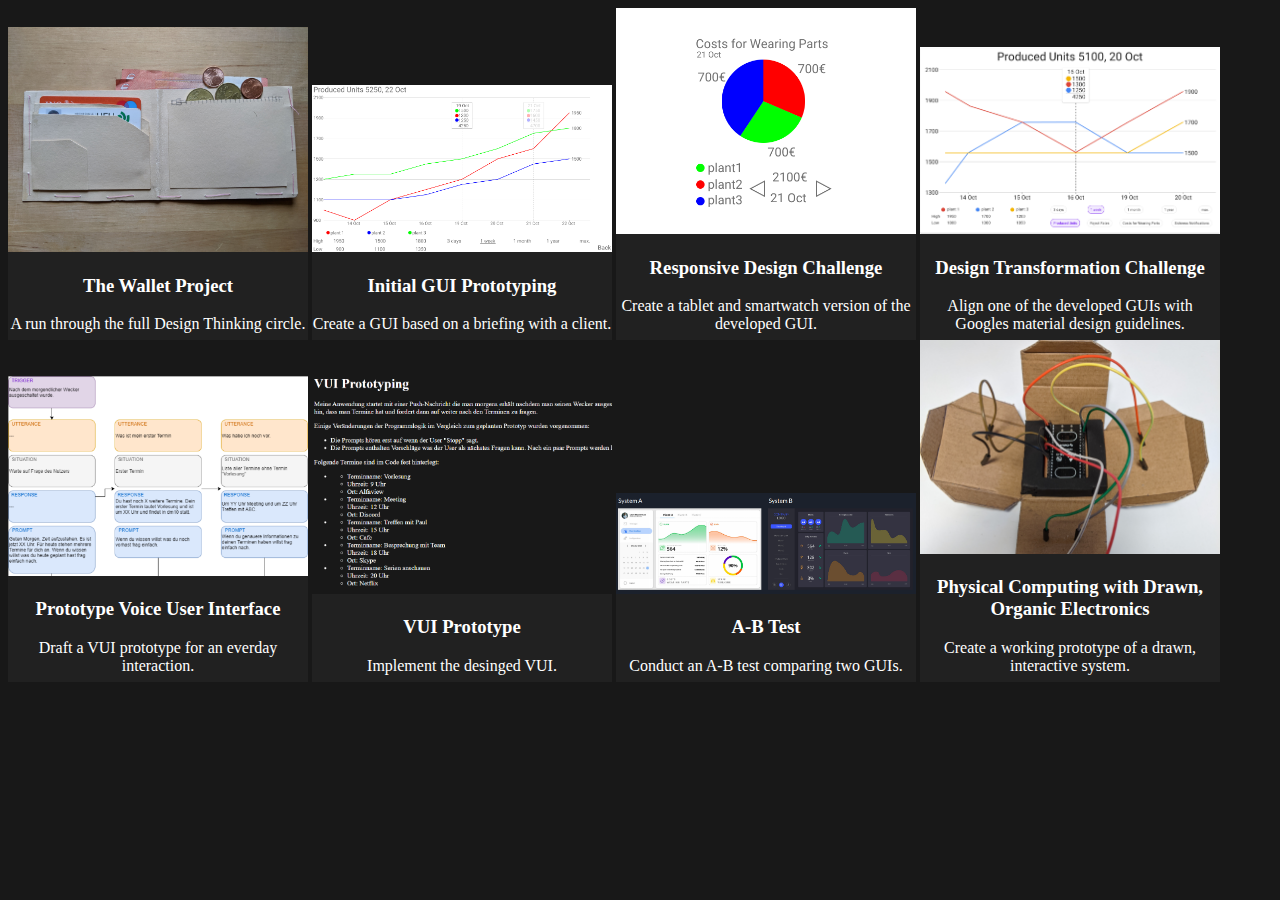
<file: index.html>
<!DOCTYPE html>
<html>

<head>
    <title>InteraktionsdesignWS20_21</title>
    <link rel="stylesheet" href="CSS/main.css">
    <!-- <script src="Task09/main.js"></script> -->
</head>

<body>
    <div id="imgModal" class="modal">
        <span class="close">&times;</span>
        <img class="modal-content" id="img01">
    </div>


    <figure>
        <a href="https://plojo.github.io/InteraktionsdesignWS20_21/Task01/">
            <img class="modalImg" src="Task01/2.jpg">
        </a>
        <figcaption><h3>The Wallet Project</h3>A run through the full Design Thinking circle.</figcaption>
    </figure>



    <figure>
        <a href="https://plojo.github.io/InteraktionsdesignWS20_21/Task02/">
            <img class="modalImg" src="GUI.png">
        </a>
        <figcaption><h3>Initial GUI Prototyping</h3>Create a GUI based on a briefing with a client.</figcaption>
    </figure>


    <figure>
        <a href="https://plojo.github.io/InteraktionsdesignWS20_21/Task03/">
        <img class="modalImg" src="Responsive.png">
        </a>
        <figcaption><h3>Responsive Design Challenge</h3>Create a tablet and smartwatch version of the developed GUI.</figcaption>
    </figure>


    <figure>
        <a href="https://plojo.github.io/InteraktionsdesignWS20_21/Task04/">
        <img class="modalImg" src="Material.png">
        </a>
        <figcaption><h3>Design Transformation Challenge</h3>Align one of the developed GUIs with Googles material design guidelines.</figcaption>
    </figure>


    <figure>
        <a href="https://plojo.github.io/InteraktionsdesignWS20_21/Task05/">
        <img class="modalImg" src="VUI_Prototyp.png">
        </a>
        <figcaption><h3>Prototype Voice User Interface</h3>Draft a VUI prototype for an everday interaction.</figcaption>
    </figure>


    <figure>
        <a href="https://plojo.github.io/InteraktionsdesignWS20_21/Task06/">
        <img class="modalImg" src="VUI_Prototyp2.png">
        </a>
        <figcaption><h3>VUI Prototype</h3>Implement the desinged VUI.</figcaption>
    </figure>


    <figure>
        <a href="https://plojo.github.io/InteraktionsdesignWS20_21/Task07/">
        <img class="modalImg" src="AB_Test.png">
        </a>
        <figcaption><h3>A-B Test</h3>Conduct an A-B test comparing two GUIs.</figcaption>
    </figure>


    <figure>
        <a href="https://plojo.github.io/InteraktionsdesignWS20_21/Task09/">
        <img class="modalImg" src="Physical.png">
        </a>
        <figcaption><h3>Physical Computing with Drawn, Organic Electronics</h3>Create a working prototype of a drawn, interactive system.</figcaption>
    </figure>

</body>

</html>
</file>
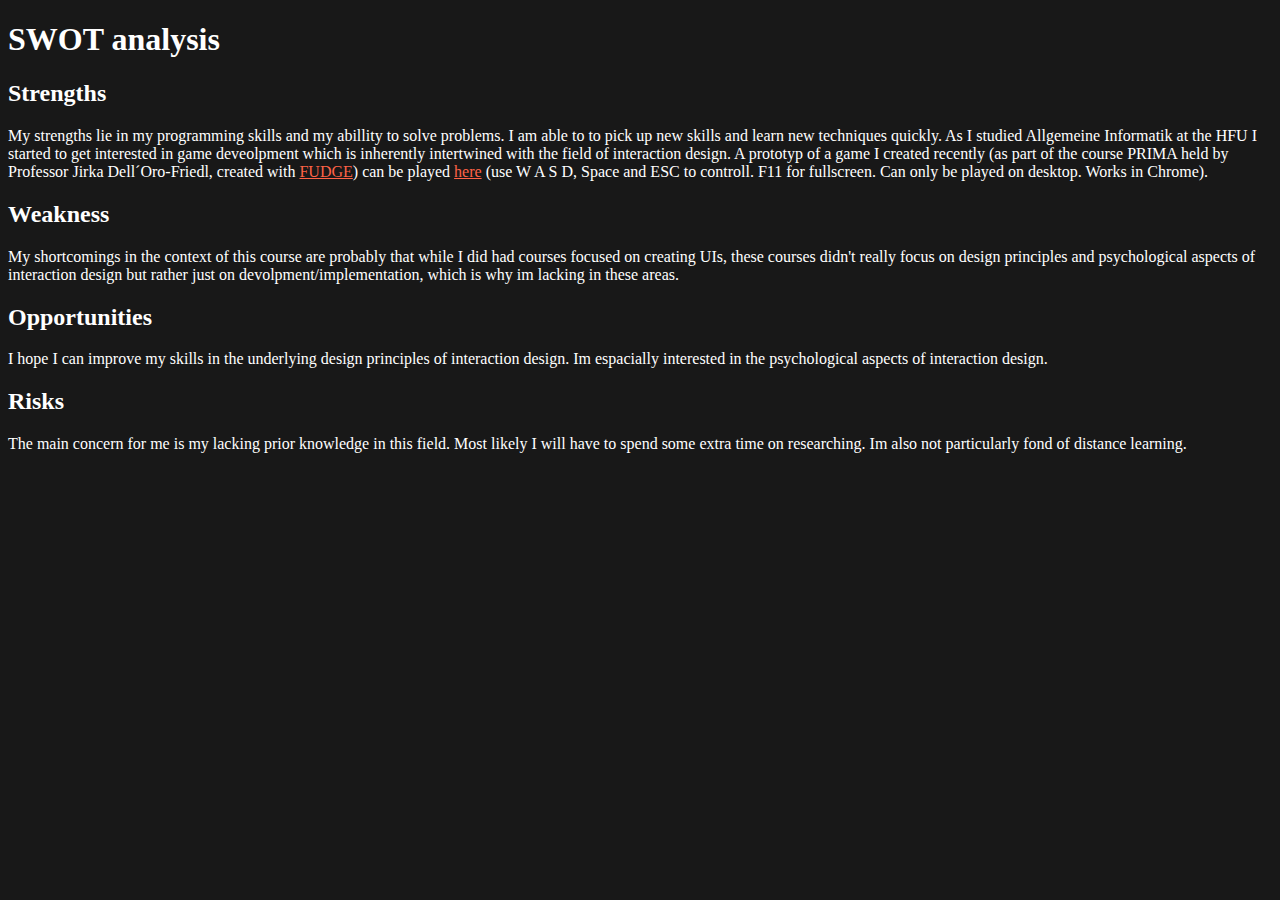
<file: Task00/index.html>
<!DOCTYPE html>
<html>

<head>
    <title>Task00</title>
    <link rel="stylesheet" href="../CSS/main.css">
</head>

<body>

    <h1>SWOT analysis</h1>
    <h2>Strengths</h2>
    <p>
        My strengths lie in my programming skills and my abillity to solve problems.
        I am able to to pick up new skills and learn new techniques quickly.
        As I studied Allgemeine Informatik at the HFU I started to get interested in game deveolpment which is
        inherently intertwined with the field of interaction design.
        A prototyp of a game I created recently (as part of the course PRIMA held by Professor Jirka Dell´Oro-Friedl, created with <a href="https://github.com/JirkaDellOro/FUDGE">FUDGE</a>)
        can be played <a href="https://plojo.github.io/PRIMA/Tower/index.html">here</a> (use W A S D, Space and ESC to
        controll. F11 for fullscreen. Can only be played on desktop. Works in Chrome).</p>
    <h2>Weakness</h2>
    <p>
        My shortcomings in the context of this course are probably that while I did had courses focused on
        creating UIs, these courses didn't really focus on design principles and psychological aspects of interaction
        design but rather just on devolpment/implementation, which is why im lacking in these areas.</p>
    <h2>Opportunities</h2>
    <p>
        I hope I can improve my skills in the underlying design principles of interaction design. Im
        espacially interested in the psychological aspects of interaction design.</p>
    <h2>Risks</h2>
    <p>
        The main concern for me is my lacking prior knowledge in this field. Most likely I will have to spend some extra
        time on researching. Im also not particularly fond of distance learning.</p>
</body>

</html>
</file>
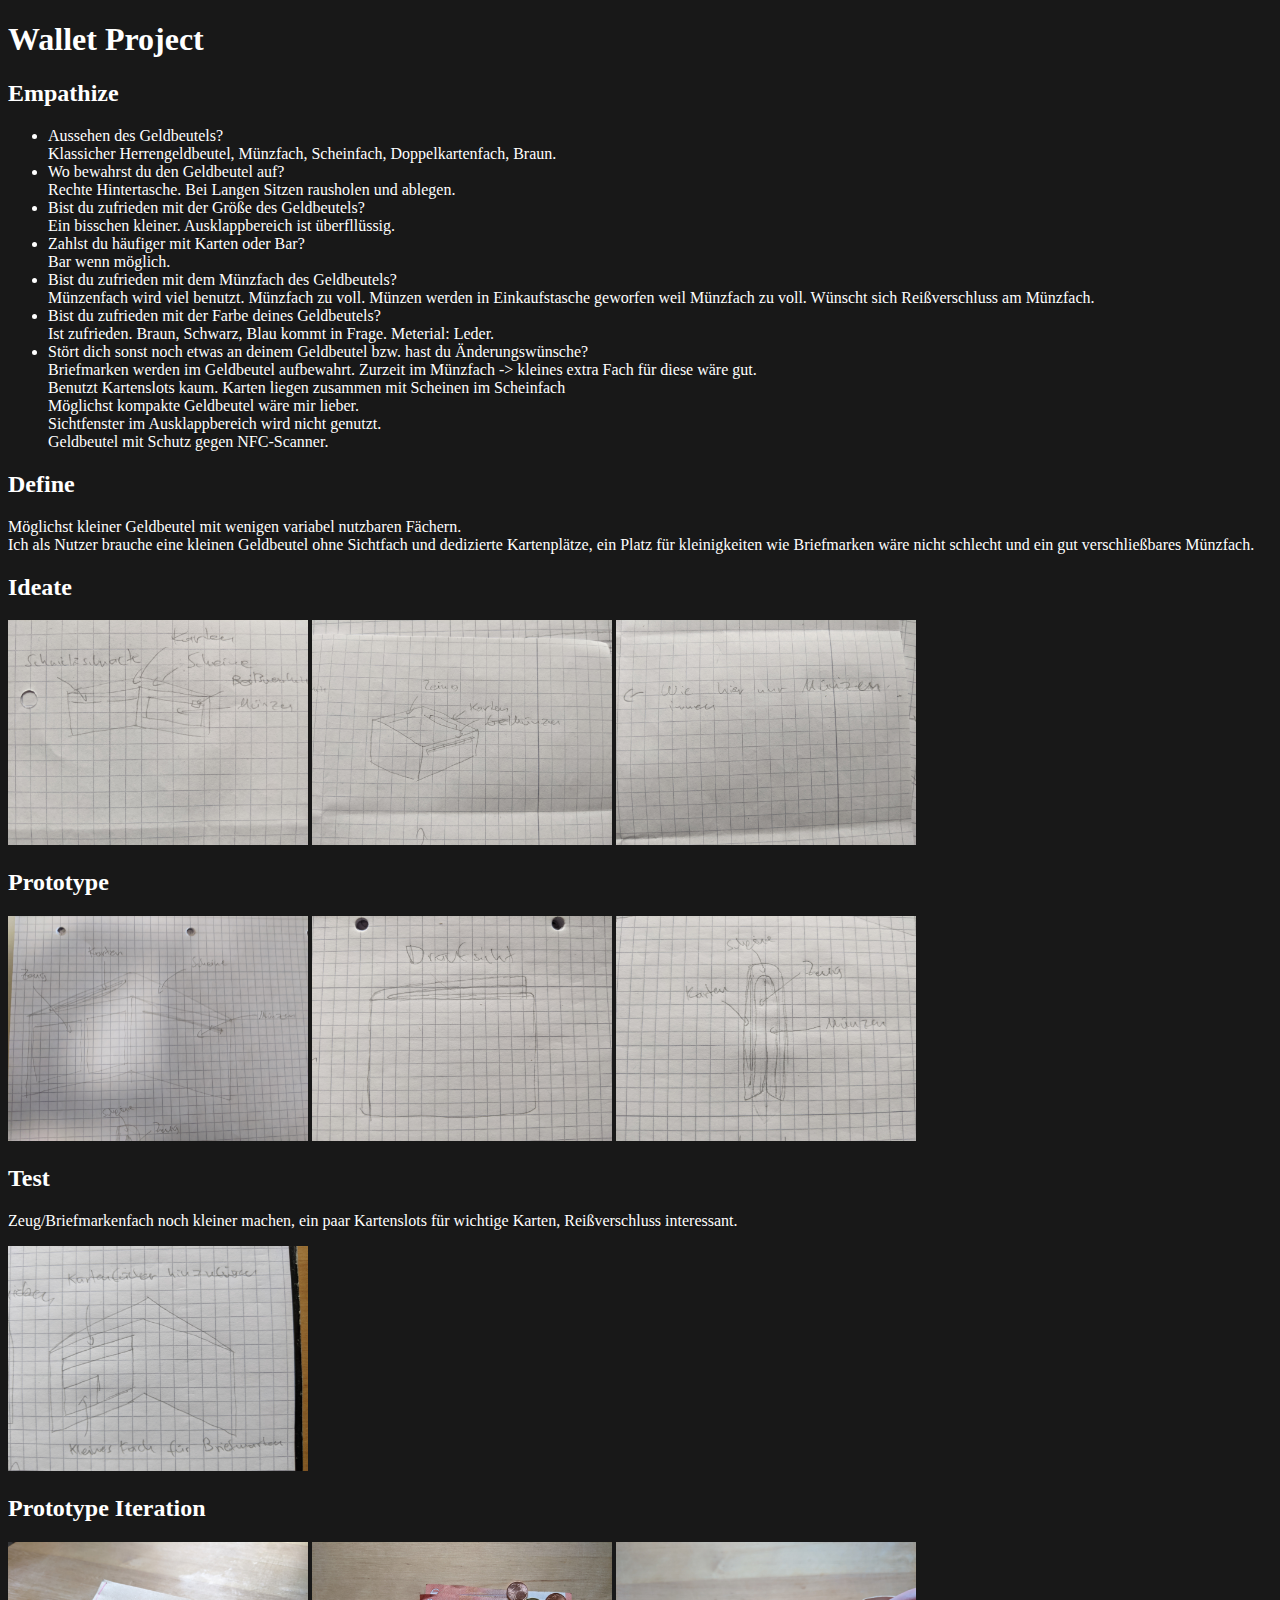
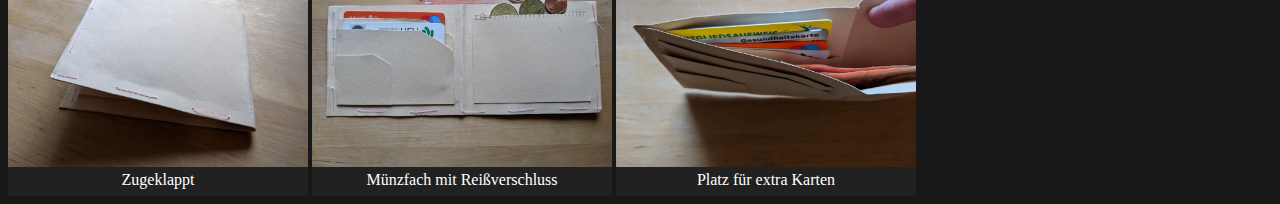
<file: Task01/index.html>
<!DOCTYPE html>
<html>

<head>
    <title>Task01</title>
    <link rel="stylesheet" href="../CSS/main.css">
    <script src="main.js"></script>
</head>

<body>
    <div id="imgModal" class="modal">
        <span class="close">&times;</span>
        <img class="modal-content" id="img01">
    </div>
    <h1>Wallet Project</h1>
    
    <h2>Empathize</h2>
    <p>
    <ul>
        <li>
            Aussehen des Geldbeutels?<br />
            Klassicher Herrengeldbeutel, Münzfach, Scheinfach, Doppelkartenfach, Braun.
        </li>
        <li>
            Wo bewahrst du den Geldbeutel auf?<br />
            Rechte Hintertasche. Bei Langen Sitzen rausholen und ablegen.
        </li>
        <li>
            Bist du zufrieden mit der Größe des Geldbeutels?<br />
            Ein bisschen kleiner. Ausklappbereich ist überfllüssig.
        </li>
        <li>
            Zahlst du häufiger mit Karten oder Bar?<br />
            Bar wenn möglich.
        </li>
        <li>
            Bist du zufrieden mit dem Münzfach des Geldbeutels?<br />
            Münzenfach wird viel benutzt. Münzfach zu voll. Münzen werden in Einkaufstasche geworfen weil Münzfach zu
            voll.
            Wünscht sich Reißverschluss am Münzfach.
        </li>
        <li>
            Bist du zufrieden mit der Farbe deines Geldbeutels?<br />
            Ist zufrieden. Braun, Schwarz, Blau kommt in Frage. Meterial: Leder.
        </li>
        <li>
            Stört dich sonst noch etwas an deinem Geldbeutel bzw. hast du Änderungswünsche?<br />
            Briefmarken werden im Geldbeutel aufbewahrt. Zurzeit im Münzfach -> kleines extra Fach für diese wäre
            gut.<br />
            Benutzt Kartenslots kaum. Karten liegen zusammen mit Scheinen im Scheinfach<br />
            Möglichst kompakte Geldbeutel wäre mir lieber.<br />
            Sichtfenster im Ausklappbereich wird nicht genutzt.<br />
            Geldbeutel mit Schutz gegen NFC-Scanner.
        </li>
    </ul>
    </p>
    
    <h2>Define</h2>
    <p>
        Möglichst kleiner Geldbeutel mit wenigen variabel nutzbaren Fächern.<br />
        Ich als Nutzer brauche eine kleinen Geldbeutel ohne Sichtfach und dedizierte Kartenplätze, ein Platz für
        kleinigkeiten wie Briefmarken wäre nicht schlecht und ein gut verschließbares Münzfach.</p>

    <h2>Ideate</h2>
    <img class="modalImg" src="drawing4.jpg">
    <img class="modalImg" src="drawing5.jpg">
    <img class="modalImg" src="drawing6.jpg">

    <h2>Prototype</h2>
    <img class="modalImg" src="drawing1.jpg">
    <img class="modalImg" src="drawing2.jpg">
    <img class="modalImg" src="drawing3.jpg">

    <h2>Test</h2>
    <p>
        Zeug/Briefmarkenfach noch kleiner machen, ein paar Kartenslots für wichtige Karten, Reißverschluss interessant.
    </p>
    <img class="modalImg" src="drawing7.jpg">

    <h2>Prototype Iteration</h2>
    <figure>
        <img class="modalImg" src="1.jpg">
        <figcaption>Zugeklappt</figcaption>
    </figure>
    <figure>
        <img class="modalImg" src="2.jpg">
        <figcaption>Münzfach mit Reißverschluss</figcaption>
    </figure>
    <figure>
        <img class="modalImg" src="3.jpg">
        <figcaption>Platz für extra Karten</figcaption>
    </figure>
</body>

</html>
</file>
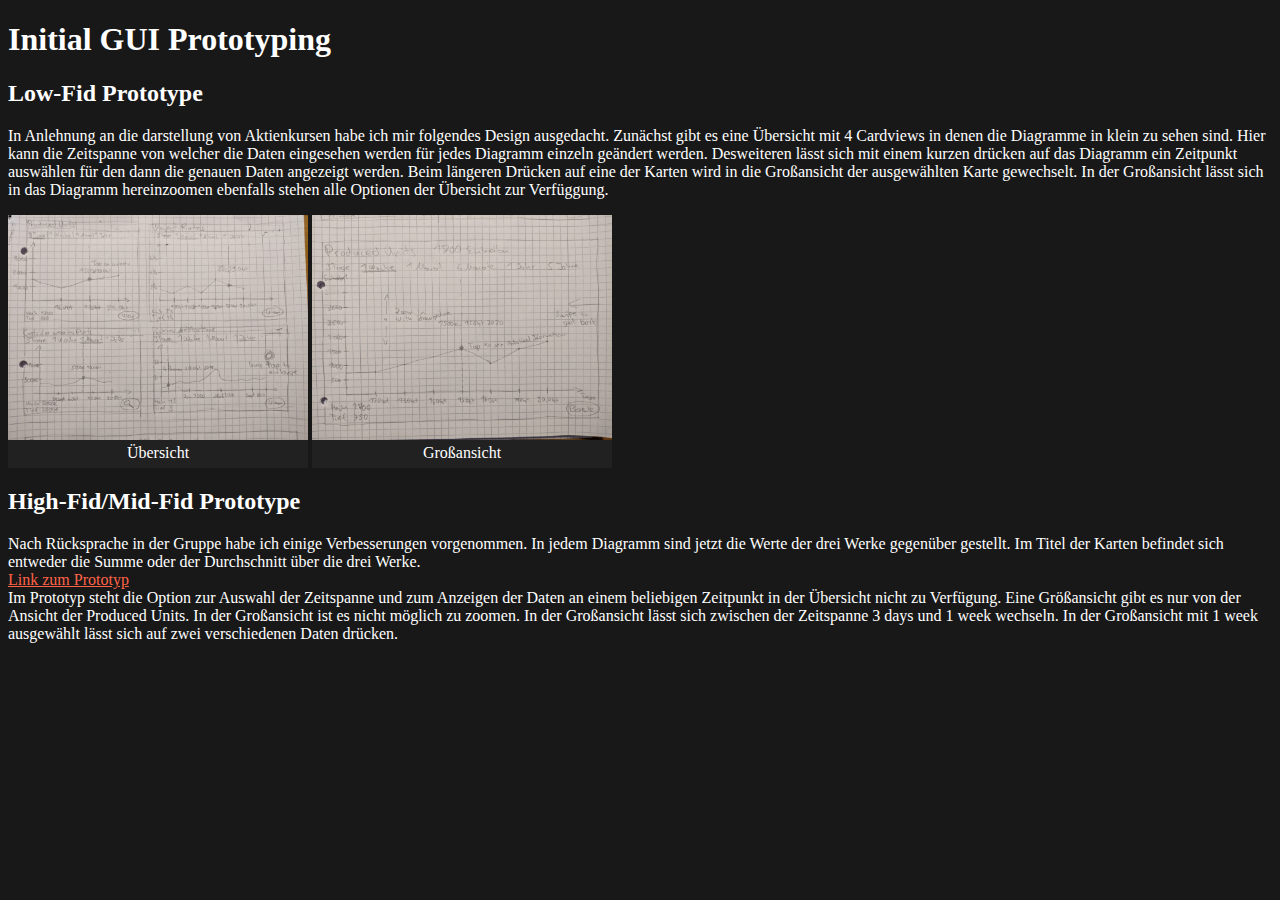
<file: Task02/index.html>
<!DOCTYPE html>
<html>

<head>
    <title>Task02</title>
    <link rel="stylesheet" href="../CSS/main.css">
    <script src="main.js"></script>
</head>

<body>
    <div id="imgModal" class="modal">
        <span class="close">&times;</span>
        <img class="modal-content" id="img01">
    </div>
    <h1>Initial GUI Prototyping</h1>

    <h2>Low-Fid Prototype</h2>
    <p>In Anlehnung an die darstellung von Aktienkursen habe ich mir folgendes Design ausgedacht.
        Zunächst gibt es eine Übersicht mit 4 Cardviews in denen die Diagramme in klein zu sehen sind.
        Hier kann die Zeitspanne von welcher die Daten eingesehen werden für jedes Diagramm einzeln geändert werden.
        Desweiteren lässt sich mit einem kurzen drücken auf das Diagramm ein Zeitpunkt auswählen für den dann die
        genauen Daten angezeigt werden.
        Beim längeren Drücken auf eine der Karten wird in die Großansicht der ausgewählten Karte gewechselt.
        In der Großansicht lässt sich in das Diagramm hereinzoomen ebenfalls stehen alle Optionen der Übersicht zur
        Verfüggung.</p>
    <figure>
        <img class="modalImg" src="1.jpg">
        <figcaption>Übersicht</figcaption>
    </figure>
    <figure>
        <img class="modalImg" src="2.jpg">
        <figcaption>Großansicht</figcaption>
    </figure>
    <h2>High-Fid/Mid-Fid Prototype</h2>
    <p>Nach Rücksprache in der Gruppe habe ich einige Verbesserungen vorgenommen.
        In jedem Diagramm sind jetzt die Werte der drei Werke gegenüber gestellt.
        Im Titel der Karten befindet sich entweder die Summe oder der Durchschnitt über die drei Werke.<br />
        <a href="https://xd.adobe.com/view/9d74ecba-cc13-4024-8f4d-19d9e6fb3b86-c827/?fullscreen">Link zum
            Prototyp</a><br />
        Im Prototyp steht die Option zur Auswahl der Zeitspanne und zum Anzeigen der Daten an einem beliebigen Zeitpunkt
        in der Übersicht nicht zu Verfügung. Eine Größansicht gibt es nur von der Ansicht der Produced Units. In der
        Großansicht ist es nicht möglich zu zoomen. In der Großansicht lässt sich zwischen der Zeitspanne 3 days und 1
        week wechseln. In der Großansicht mit 1 week ausgewählt lässt sich auf zwei verschiedenen Daten drücken.
    </p>
</body>

</html>
</file>
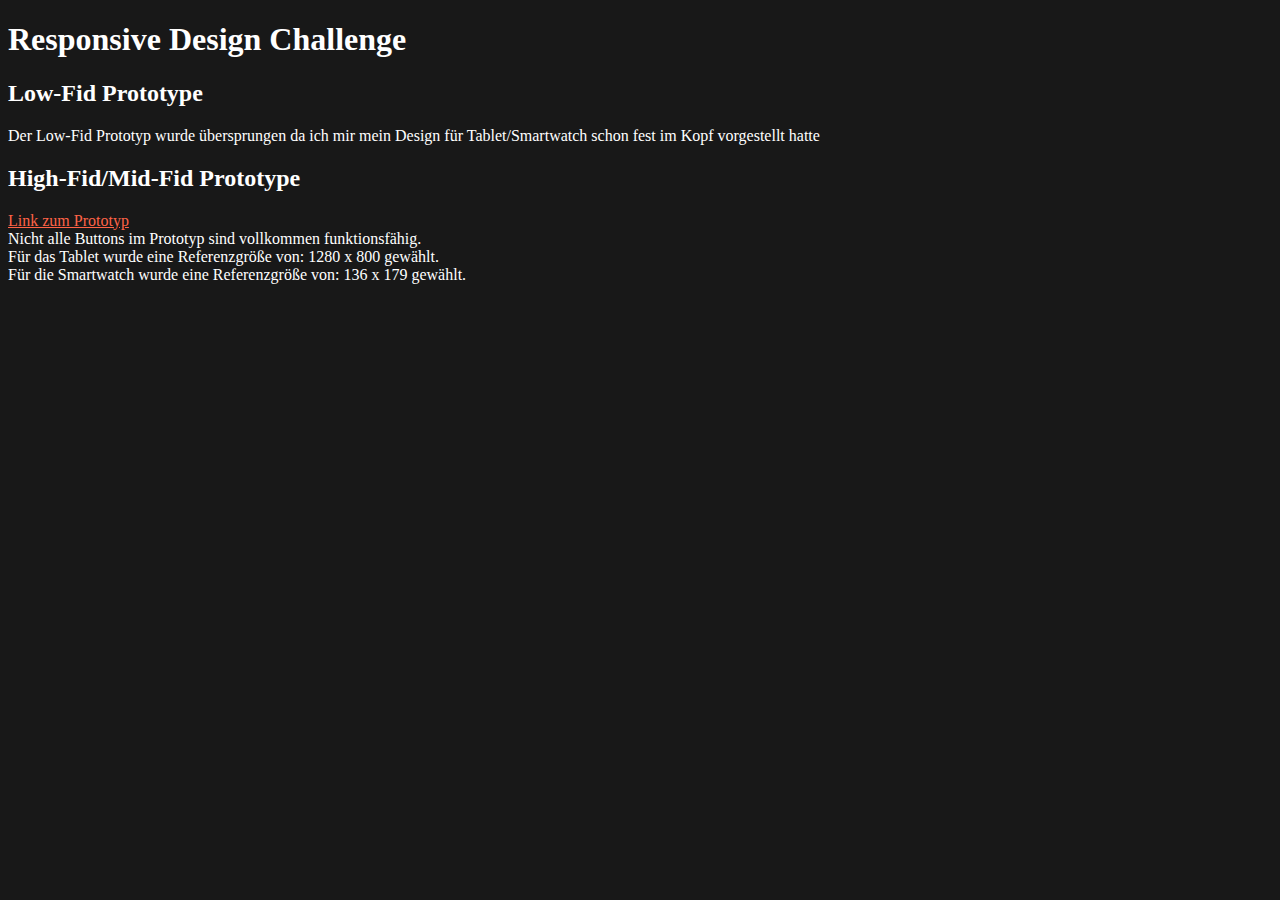
<file: Task03/index.html>
<!DOCTYPE html>
<html>

<head>
    <title>Task03</title>
    <link rel="stylesheet" href="../CSS/main.css">
    <script src="main.js"></script>
</head>

<body>
    <div id="imgModal" class="modal">
        <span class="close">&times;</span>
        <img class="modal-content" id="img01">
    </div>
    <h1>Responsive Design Challenge</h1>

    <h2>Low-Fid Prototype</h2>
    <p>Der Low-Fid Prototyp wurde übersprungen da ich mir mein Design für Tablet/Smartwatch schon fest im Kopf
        vorgestellt hatte</p>
    <h2>High-Fid/Mid-Fid Prototype</h2>
    <p>
        <a href="https://xd.adobe.com/view/9d74ecba-cc13-4024-8f4d-19d9e6fb3b86-c827/?fullscreen">Link zum
            Prototyp</a><br />
        Nicht alle Buttons im Prototyp sind vollkommen funktionsfähig.<br />
        Für das Tablet wurde eine Referenzgröße von: 1280 x 800 gewählt.<br />
        Für die Smartwatch wurde eine Referenzgröße von: 136 x 179 gewählt.<br />
    </p>
</body>

</html>
</file>
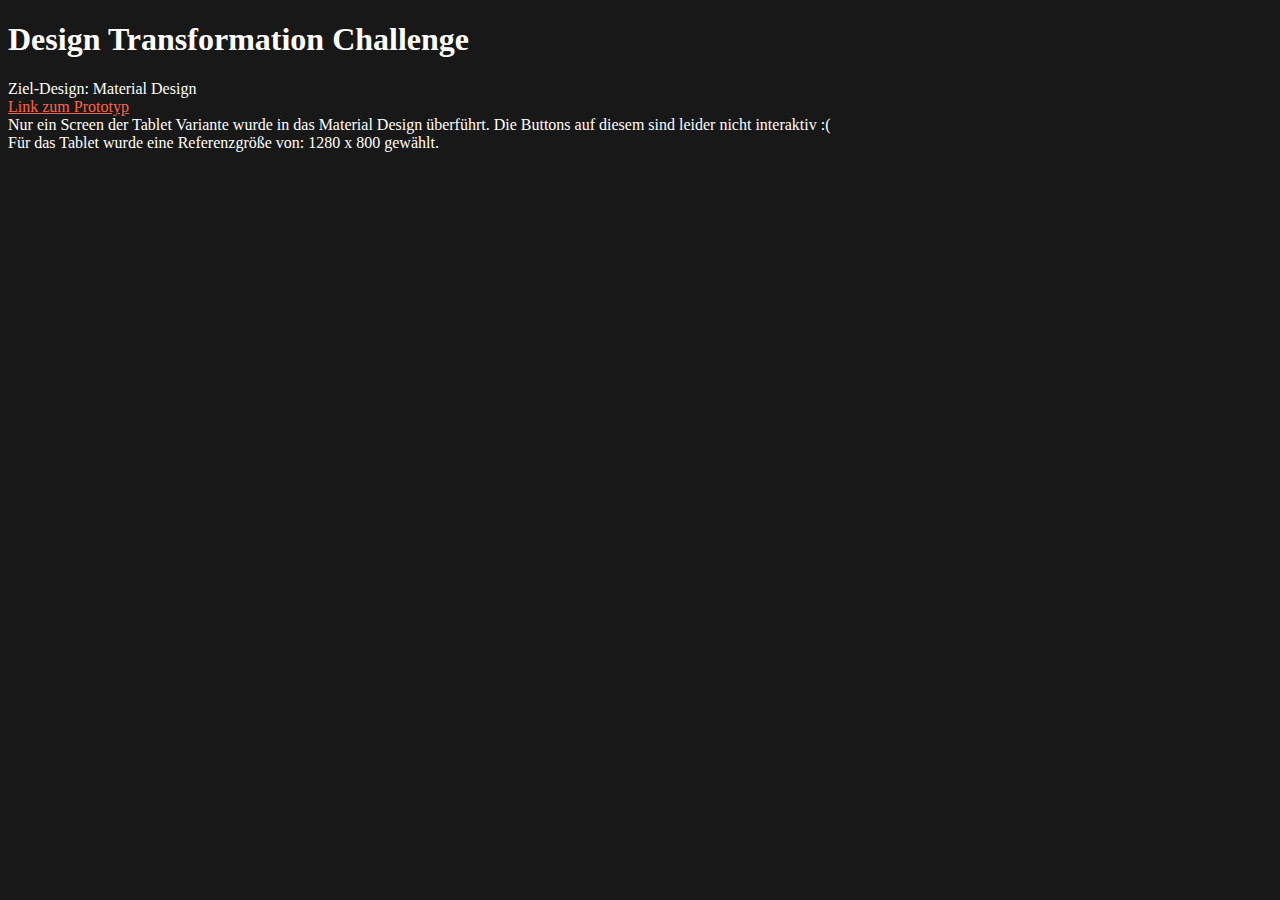
<file: Task04/index.html>
<!DOCTYPE html>
<html>

<head>
    <title>Task04</title>
    <link rel="stylesheet" href="../CSS/main.css">
    <script src="main.js"></script>
</head>

<body>
    <div id="imgModal" class="modal">
        <span class="close">&times;</span>
        <img class="modal-content" id="img01">
    </div>
    <h1>Design Transformation Challenge</h1>
    <p>
        Ziel-Design: Material Design<br />
        <a href="https://xd.adobe.com/view/9d74ecba-cc13-4024-8f4d-19d9e6fb3b86-c827/?fullscreen">Link zum
            Prototyp</a><br />
        Nur ein Screen der Tablet Variante wurde in das Material Design überführt. Die Buttons auf diesem sind leider nicht interaktiv :(<br />
        Für das Tablet wurde eine Referenzgröße von: 1280 x 800 gewählt.<br />
    </p>
</body>

</html>
</file>
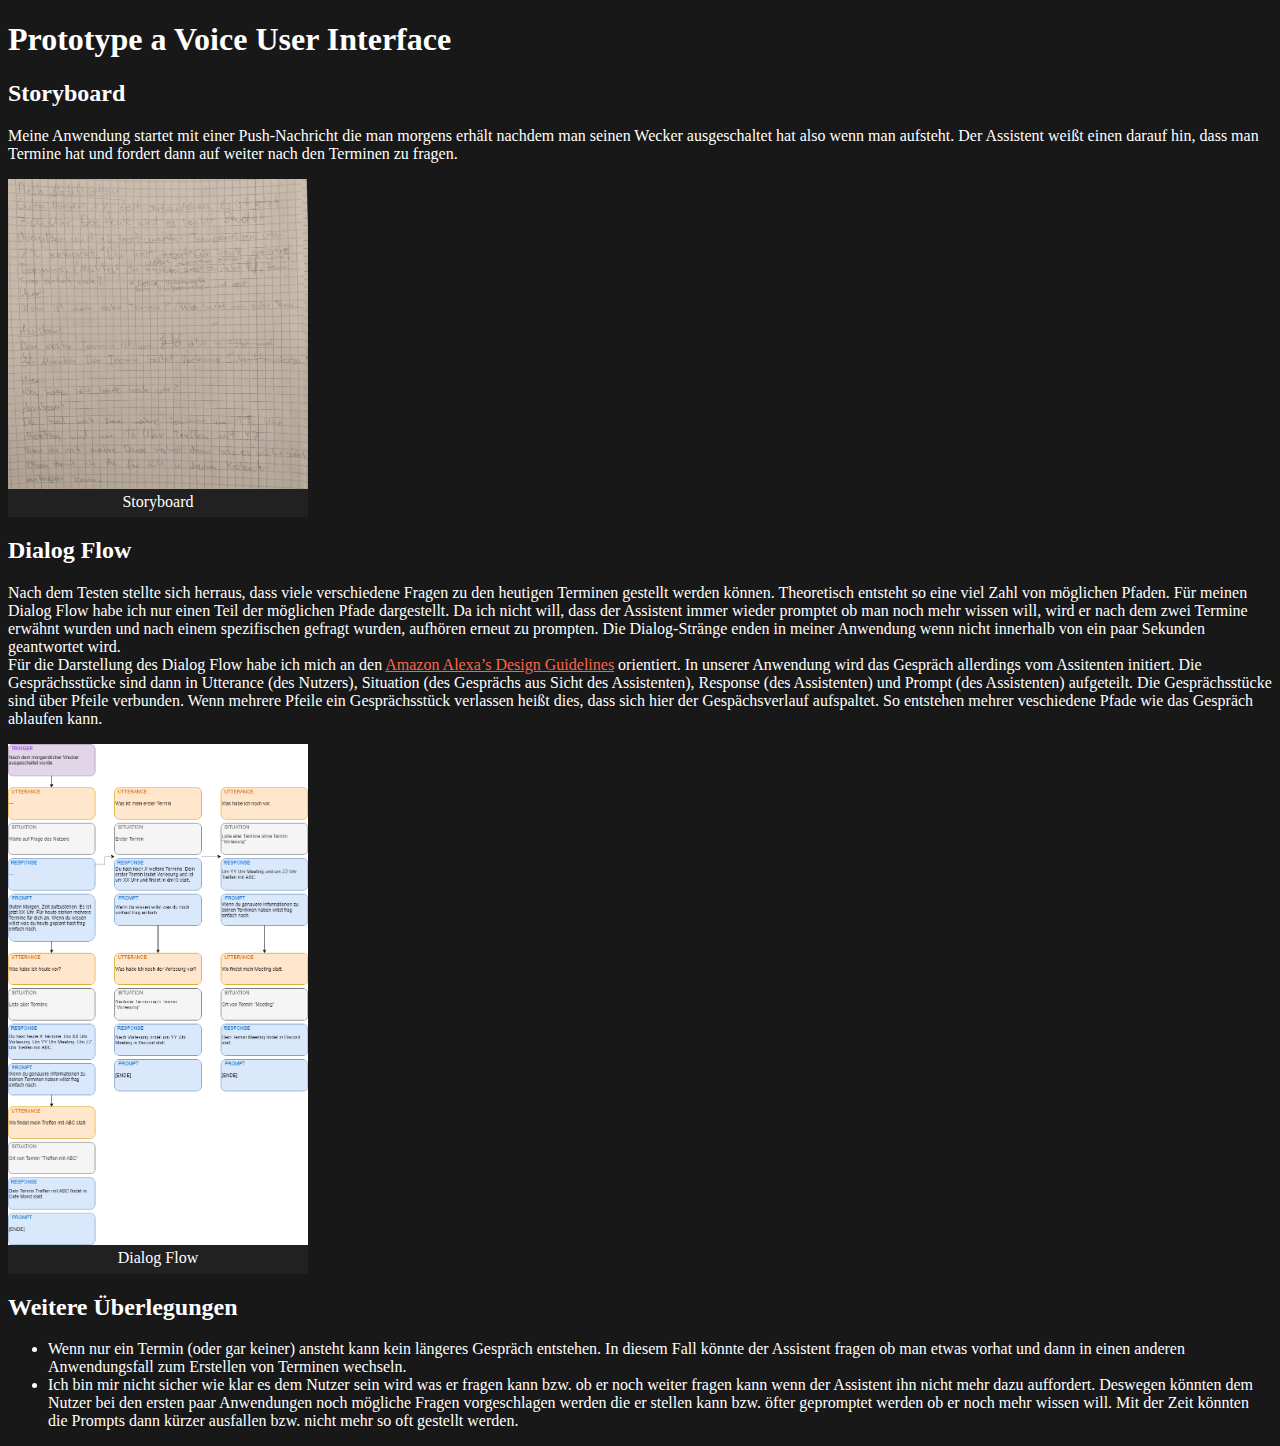
<file: Task05/index.html>
<!DOCTYPE html>
<html>

<head>
    <title>Task05</title>
    <link rel="stylesheet" href="../CSS/main.css">
    <link rel="stylesheet" href="local.css">
    <script src="main.js"></script>
</head>

<body>
    <div id="imgModal" class="modal">
        <span class="close">&times;</span>
        <img class="modal-content" id="img01">
    </div>
    <h1>Prototype a Voice User Interface</h1>
    <h2>
        Storyboard
    </h2>
    <p>
        Meine Anwendung startet mit einer Push-Nachricht die man morgens erhält nachdem man seinen Wecker ausgeschaltet
        hat also wenn man aufsteht. Der Assistent weißt einen darauf hin, dass man Termine hat und fordert dann auf
        weiter nach den Terminen zu fragen.
    </p>
    <figure>
        <img class="modalImg" src="storyboard.jpg">
        <figcaption>Storyboard</figcaption>
    </figure>
    <h2>
        Dialog Flow
    </h2>
    <p>
        Nach dem Testen stellte sich herraus, dass viele verschiedene Fragen zu den heutigen Terminen gestellt werden
        können. Theoretisch entsteht so eine viel Zahl von möglichen Pfaden. Für meinen Dialog Flow habe ich nur einen
        Teil der möglichen Pfade dargestellt. Da ich nicht will, dass der Assistent immer wieder promptet ob man noch
        mehr
        wissen will, wird er nach dem zwei Termine erwähnt wurden und nach einem spezifischen gefragt wurden, aufhören
        erneut zu prompten. Die Dialog-Stränge enden in meiner Anwendung wenn nicht innerhalb von ein
        paar Sekunden geantwortet wird. <br />
        Für die Darstellung des Dialog Flow habe ich mich an den <a
            href="https://developer.amazon.com/de-DE/docs/alexa/alexa-design/script.html">Amazon Alexa’s Design
            Guidelines</a> orientiert. In unserer Anwendung wird das Gespräch allerdings vom Assitenten initiert. Die
        Gesprächsstücke sind dann in Utterance (des Nutzers), Situation (des Gesprächs aus Sicht des Assistenten),
        Response (des Assistenten) und Prompt (des
        Assistenten) aufgeteilt. Die Gesprächsstücke sind über Pfeile verbunden. Wenn mehrere Pfeile ein Gesprächsstück
        verlassen heißt dies, dass sich hier der Gespächsverlauf aufspaltet. So entstehen mehrer veschiedene Pfade wie
        das Gespräch ablaufen kann.
    </p>
    <figure>
        <img class="modalImg" src="vui.png">
        <figcaption>Dialog Flow</figcaption>
    </figure>
    <h2>
        Weitere Überlegungen
    </h2>
    <p>
    <ul>
        <li>Wenn nur ein Termin (oder gar keiner) ansteht kann kein längeres Gespräch entstehen. In diesem Fall könnte
            der
            Assistent fragen ob man etwas vorhat und dann in einen anderen Anwendungsfall zum Erstellen von Terminen
            wechseln.</li>
        <li>Ich bin mir nicht sicher wie klar es dem Nutzer sein wird was er fragen kann bzw. ob er noch weiter fragen
            kann
            wenn der Assistent ihn nicht mehr dazu auffordert. Deswegen könnten dem Nutzer bei den ersten paar
            Anwendungen noch mögliche Fragen vorgeschlagen werden die er stellen kann bzw. öfter gepromptet werden ob er
            noch mehr wissen will. Mit der Zeit könnten die Prompts dann kürzer ausfallen bzw. nicht mehr so oft
            gestellt werden.</li>
    </ul>

    </p>
</body>

</html>
</file>
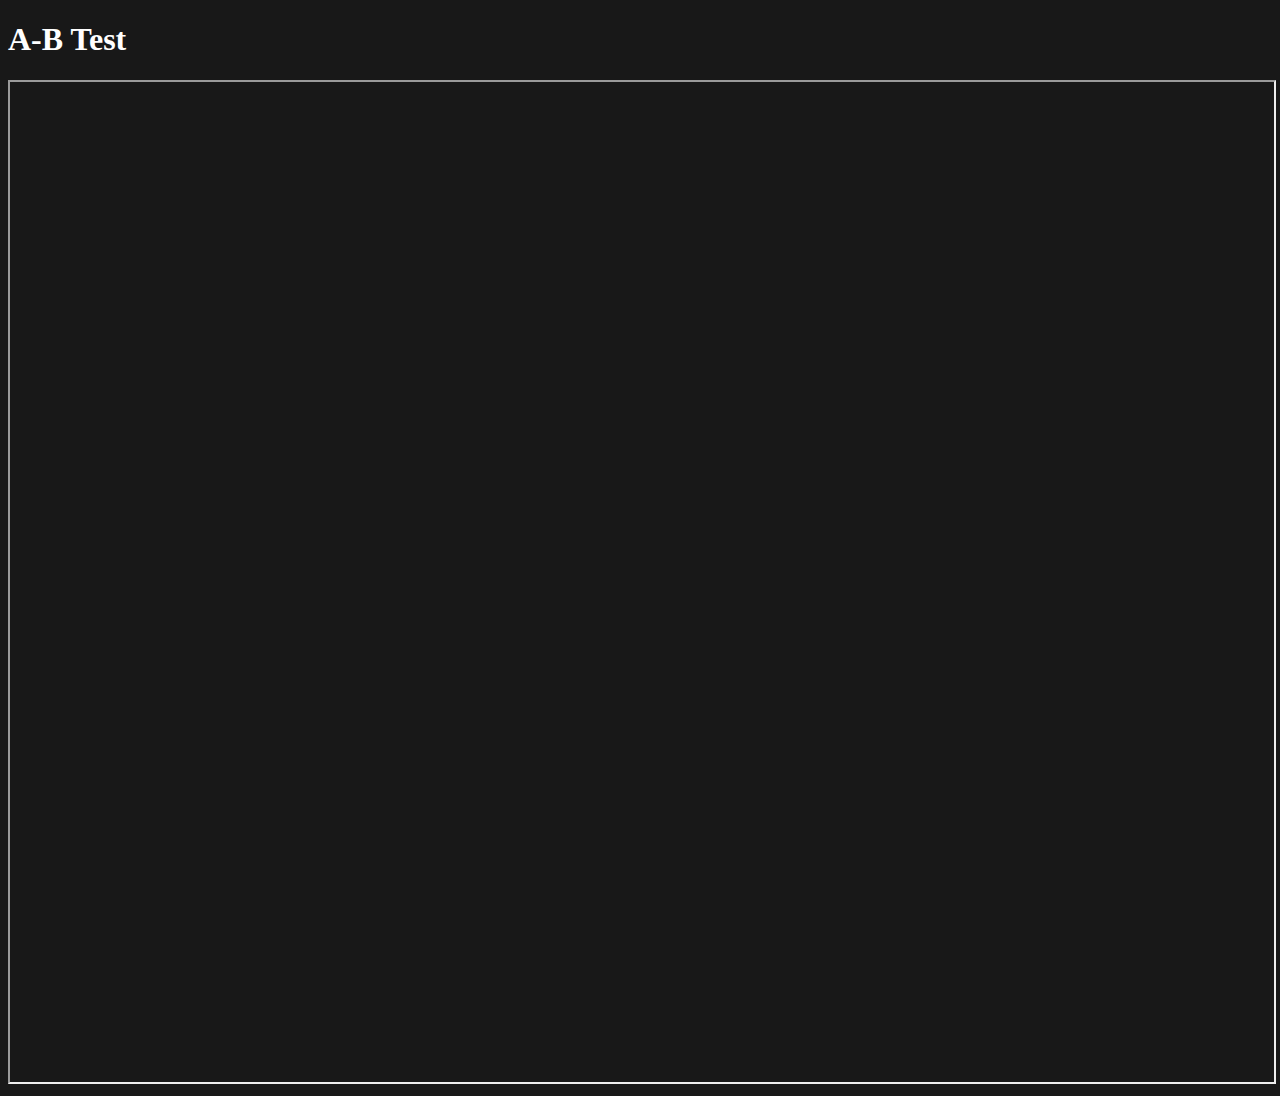
<file: Task07/index.html>
<!DOCTYPE html>
<html>

<head>
    <title>Task07</title>
    <link rel="stylesheet" href="../CSS/main.css">
    <script src="main.js"></script>
</head>

<body>
    <div id="imgModal" class="modal">
        <span class="close">&times;</span>
        <img class="modal-content" id="img01">
    </div>
    <h1>A-B Test</h1>
    <iframe src="AB-Test.pdf" width="100%" height="1000px"></iframe>
</body>

</html>
</file>
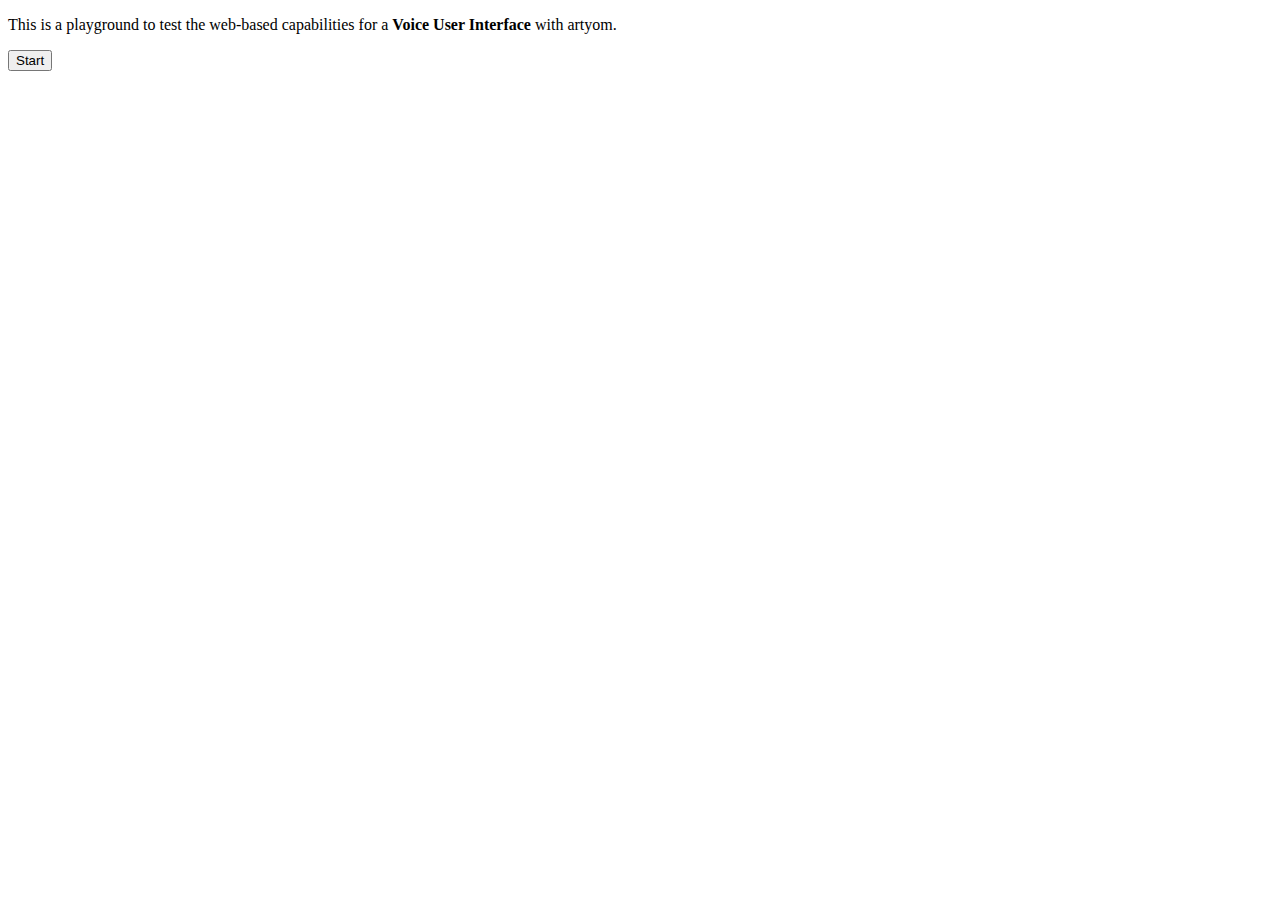
<file: Task06/playground-artyom.html>
<!DOCTYPE html>
<html lang="en">

<head>
    <meta charset="UTF-8">
    <meta name="viewport" content="width=device-width, initial-scale=1.0">
    <meta http-equiv="X-UA-Compatible" content="ie=edge">
    <title>Playgroud Artyom</title>
    <script src="js/libs/artyom.window.min.js"></script>
    <script src="js/playgroud-artyom-script.js"></script>
</head>

<body>
    <p>This is a playground to test the web-based capabilities for a <b>Voice User Interface</b> with artyom.</p>
    <button id="start">Start</button>
</body>

</html>
</file>
<file: CSS/main.css>
figure {
    all: unset;
    display: inline-block;
    width: 100%;
    max-width: 300px;
    text-align: center;
    background-color: #212121;
}

figcaption {
    display: block;
    margin-bottom: 5pt;
}

body {
    background-color: #181818;
    color: white;
}

a {
    color: tomato;
}

button {

    padding: 0;

    overflow: hidden;

    border-width: 0;
    outline: none;
    border-radius: 2px;
    box-shadow: 0 1px 4px rgba(0, 0, 0, .6);

    background-color: tomato;
    color: #ecf0f1;

    transition: background-color .3s;
}

button:hover, button:focus {
    background-color: rgb(253, 88, 59);
}

button span {
    display: block;
    padding: 12px 24px;
}

video {
    width: 720px;
    height: auto;
}

.modalImg {
    width: 100%;
    max-width: 300px;
    cursor: pointer;
    transition: 0.2s;
}

.modalImg:hover {
    opacity: 0.7;
}

.modal {
    display: none;
    position: fixed;
    z-index: 1;
    padding-top: 100px;
    left: 0;
    top: 0;
    width: 100%;
    height: 100%;
    overflow: auto;
    background-color: rgb(0,0,0);
    background-color: rgba(0,0,0,0.9);
}

.modal-content {
    margin: auto;
    display: block;
    width: 80%;
    max-width: 1000px;
}

.close {
    position: absolute;
    top: 15px;
    right: 35px;
    font-size: 40px;
    font-weight: bold;
    transition: 0.3s;
}

.close:hover,
.close:focus {
    color: tomato;
    text-decoration: none;
    cursor: pointer;
}
</file>
<file: Task05/local.css>
.modal {
    padding-top: 0;
}
</file>
